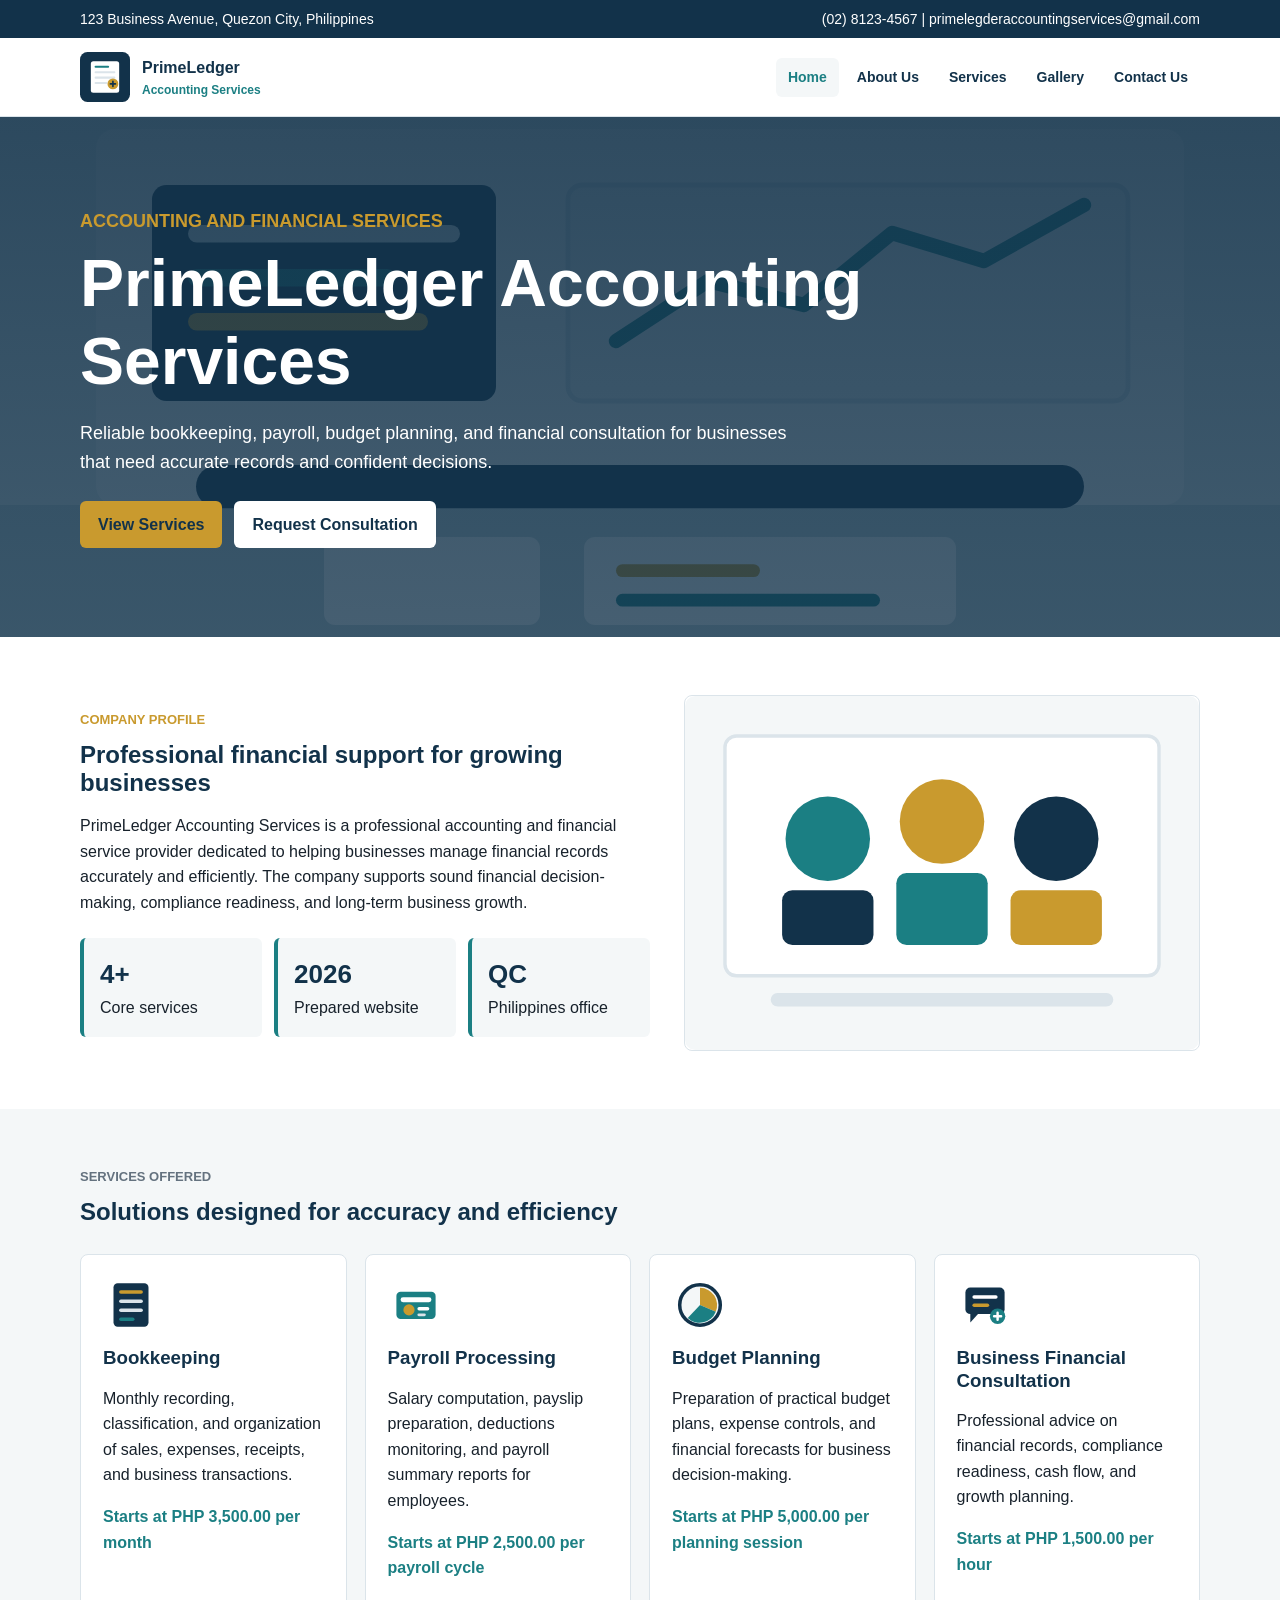
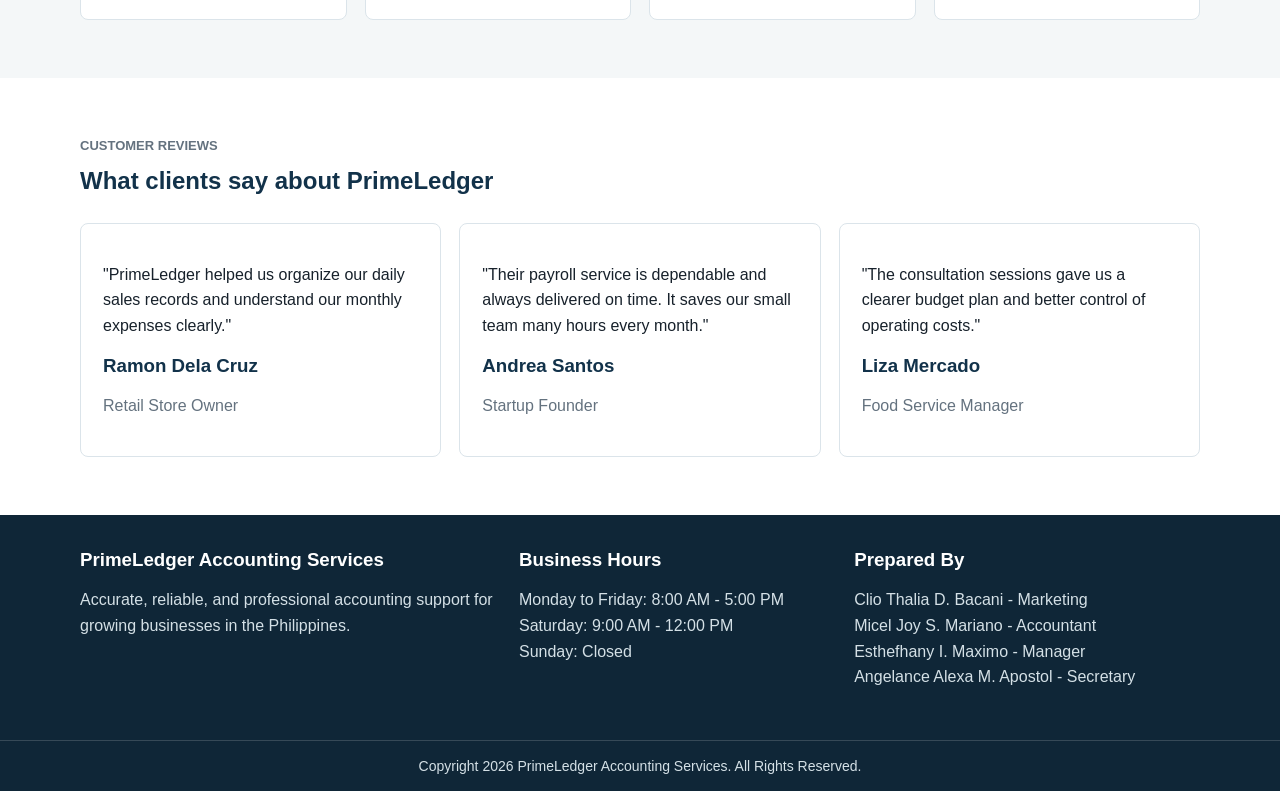
<file: index.html>
<!DOCTYPE html>
<html lang="en">
<head>
    <meta charset="UTF-8">
    <meta name="viewport" content="width=device-width, initial-scale=1.0">
    <title>Home | PrimeLedger Accounting Services</title>
    <link rel="stylesheet" href="assets/style.css">
</head>
<body>
    <div class="topbar">
        <div class="wrap topbar-inner">
            <span>123 Business Avenue, Quezon City, Philippines</span>
            <span>(02) 8123-4567 | primelegderaccountingservices@gmail.com</span>
        </div>
    </div>
    <header class="site-header">
        <div class="wrap nav-inner">
            <a class="brand" href="index.html">
                <img src="assets/images/logo.svg" alt="PrimeLedger Accounting Services logo">
                <strong>PrimeLedger <span>Accounting Services</span></strong>
            </a>
            <nav class="nav-links" aria-label="Main navigation">
                <a class="active" href="index.html">Home</a>
                <a href="about.html">About Us</a>
                <a href="services.html">Services</a>
                <a href="gallery.html">Gallery</a>
                <a href="contact.html">Contact Us</a>
            </nav>
        </div>
    </header>
    <main>
        <section class="hero">
            <div class="wrap hero-content">
                <p class="eyebrow">Accounting and Financial Services</p>
                <h1>PrimeLedger Accounting Services</h1>
                <p>Reliable bookkeeping, payroll, budget planning, and financial consultation for businesses that need accurate records and confident decisions.</p>
                <div class="actions">
                    <a class="button" href="services.html">View Services</a>
                    <a class="button button-light" href="contact.html">Request Consultation</a>
                </div>
            </div>
        </section>

        <section class="wrap section split">
            <div>
                <p class="eyebrow">Company Profile</p>
                <h2>Professional financial support for growing businesses</h2>
                <p>PrimeLedger Accounting Services is a professional accounting and financial service provider dedicated to helping businesses manage financial records accurately and efficiently. The company supports sound financial decision-making, compliance readiness, and long-term business growth.</p>
                <div class="stats">
                    <div><strong>4+</strong><span>Core services</span></div>
                    <div><strong>2026</strong><span>Prepared website</span></div>
                    <div><strong>QC</strong><span>Philippines office</span></div>
                </div>
            </div>
            <img class="rounded-image" src="assets/images/team.svg" alt="PrimeLedger accounting team reviewing client reports">
        </section>

        <section class="band">
            <div class="wrap section">
                <div class="section-title">
                    <p class="eyebrow">Services Offered</p>
                    <h2>Solutions designed for accuracy and efficiency</h2>
                </div>
                <div class="card-grid four">
                    <article class="card">
                        <img class="icon" src="assets/images/bookkeeping.svg" alt="">
                        <h3>Bookkeeping</h3>
                        <p>Monthly recording, classification, and organization of sales, expenses, receipts, and business transactions.</p>
                        <p class="price">Starts at PHP 3,500.00 per month</p>
                    </article>
                    <article class="card">
                        <img class="icon" src="assets/images/payroll.svg" alt="">
                        <h3>Payroll Processing</h3>
                        <p>Salary computation, payslip preparation, deductions monitoring, and payroll summary reports for employees.</p>
                        <p class="price">Starts at PHP 2,500.00 per payroll cycle</p>
                    </article>
                    <article class="card">
                        <img class="icon" src="assets/images/budget.svg" alt="">
                        <h3>Budget Planning</h3>
                        <p>Preparation of practical budget plans, expense controls, and financial forecasts for business decision-making.</p>
                        <p class="price">Starts at PHP 5,000.00 per planning session</p>
                    </article>
                    <article class="card">
                        <img class="icon" src="assets/images/consultation.svg" alt="">
                        <h3>Business Financial Consultation</h3>
                        <p>Professional advice on financial records, compliance readiness, cash flow, and growth planning.</p>
                        <p class="price">Starts at PHP 1,500.00 per hour</p>
                    </article>
                </div>
            </div>
        </section>

        <section class="wrap section">
            <div class="section-title">
                <p class="eyebrow">Customer Reviews</p>
                <h2>What clients say about PrimeLedger</h2>
            </div>
            <div class="card-grid three">
                <article class="card">
                    <p>"PrimeLedger helped us organize our daily sales records and understand our monthly expenses clearly."</p>
                    <h3>Ramon Dela Cruz</h3>
                    <p class="muted">Retail Store Owner</p>
                </article>
                <article class="card">
                    <p>"Their payroll service is dependable and always delivered on time. It saves our small team many hours every month."</p>
                    <h3>Andrea Santos</h3>
                    <p class="muted">Startup Founder</p>
                </article>
                <article class="card">
                    <p>"The consultation sessions gave us a clearer budget plan and better control of operating costs."</p>
                    <h3>Liza Mercado</h3>
                    <p class="muted">Food Service Manager</p>
                </article>
            </div>
        </section>
    </main>
    <footer class="site-footer">
        <div class="wrap footer-grid">
            <section>
                <h3>PrimeLedger Accounting Services</h3>
                <p>Accurate, reliable, and professional accounting support for growing businesses in the Philippines.</p>
            </section>
            <section>
                <h3>Business Hours</h3>
                <p>Monday to Friday: 8:00 AM - 5:00 PM<br>Saturday: 9:00 AM - 12:00 PM<br>Sunday: Closed</p>
            </section>
            <section>
                <h3>Prepared By</h3>
                <p>Clio Thalia D. Bacani - Marketing<br>Micel Joy S. Mariano - Accountant<br>Esthefhany I. Maximo - Manager<br>Angelance Alexa M. Apostol - Secretary</p>
            </section>
        </div>
        <p class="copyright">Copyright 2026 PrimeLedger Accounting Services. All Rights Reserved.</p>
    </footer>
</body>
</html>
</file>
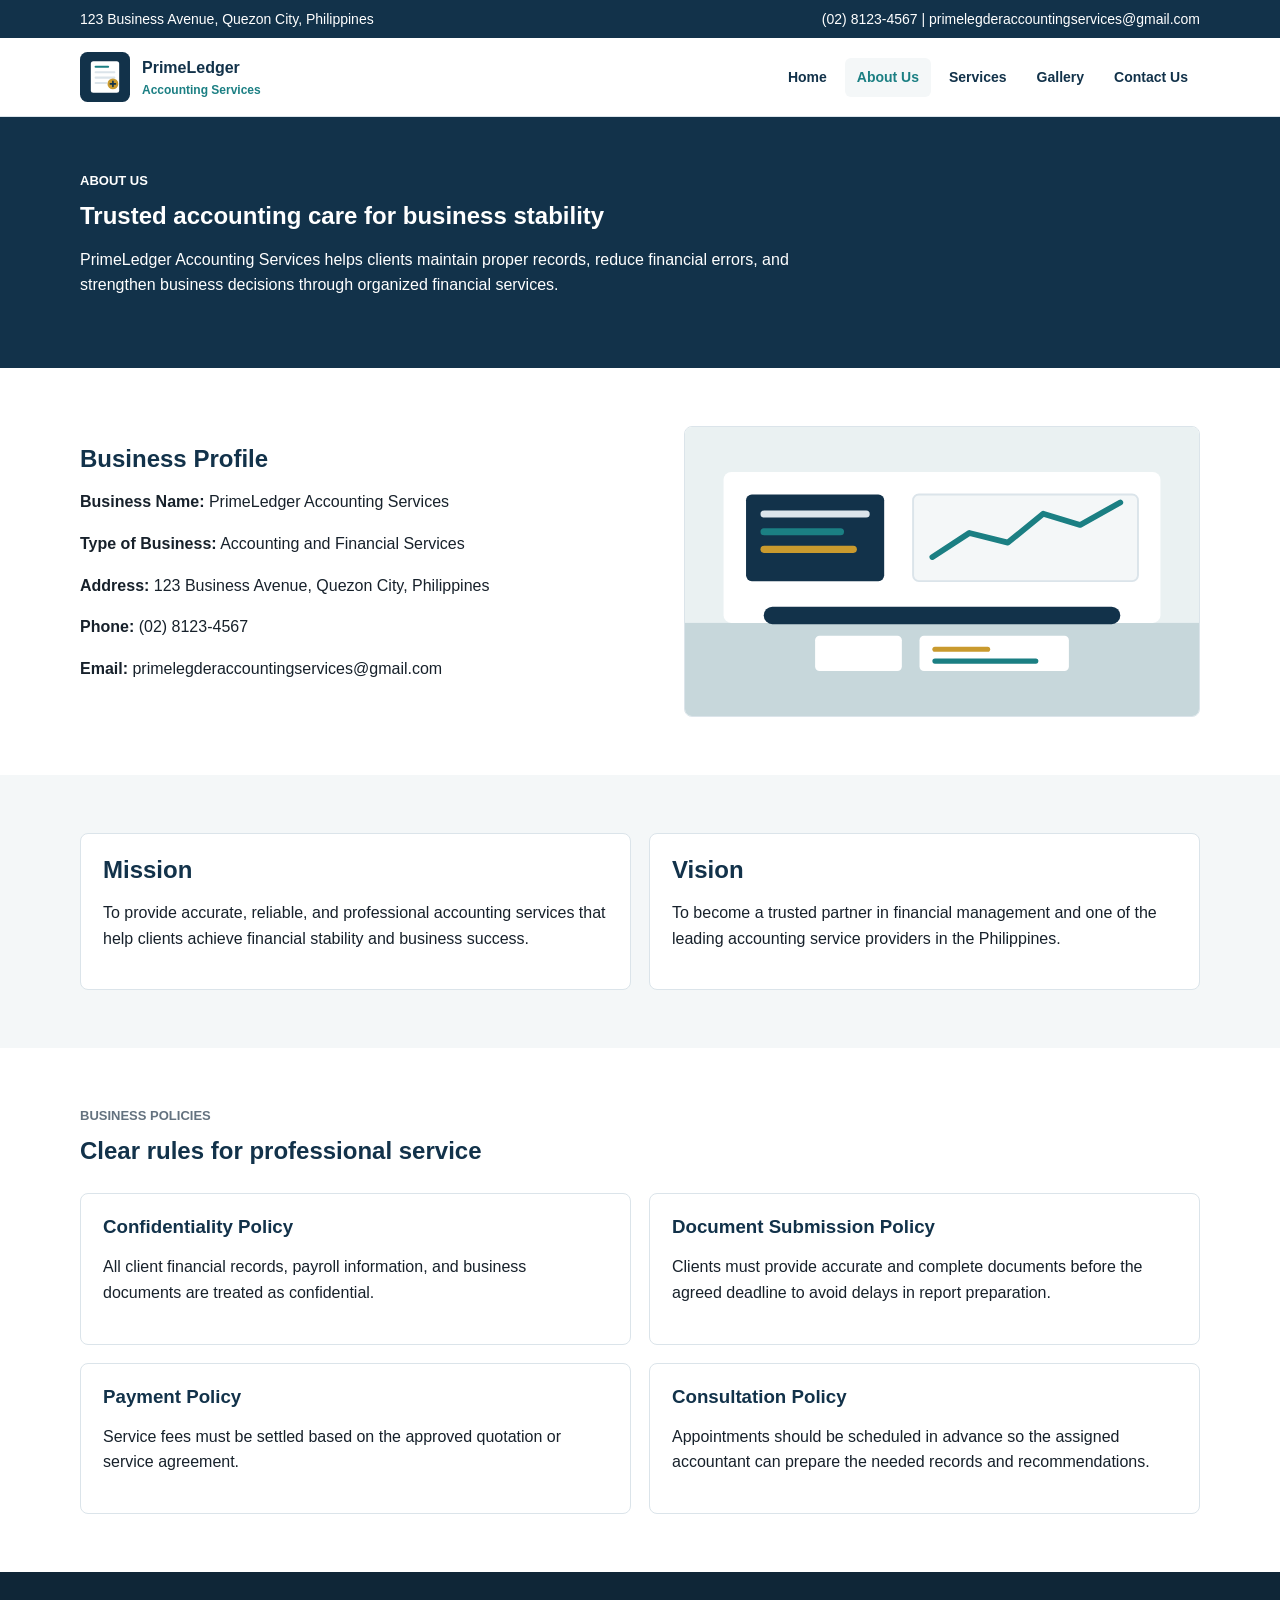
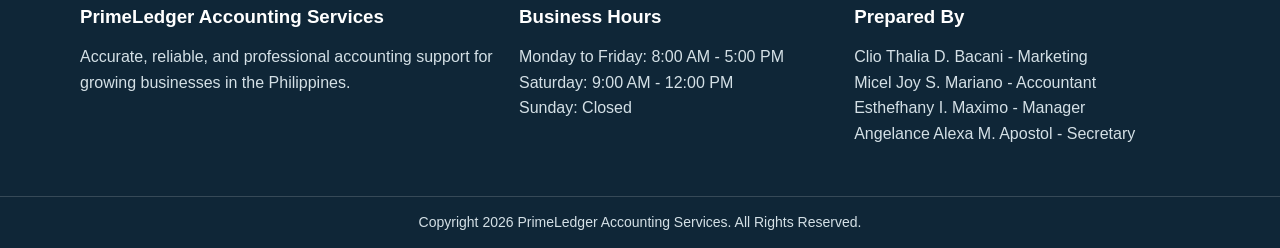
<file: about.html>
<!DOCTYPE html>
<html lang="en">
<head>
    <meta charset="UTF-8">
    <meta name="viewport" content="width=device-width, initial-scale=1.0">
    <title>About Us | PrimeLedger Accounting Services</title>
    <link rel="stylesheet" href="assets/style.css">
</head>
<body>
    <div class="topbar">
        <div class="wrap topbar-inner">
            <span>123 Business Avenue, Quezon City, Philippines</span>
            <span>(02) 8123-4567 | primelegderaccountingservices@gmail.com</span>
        </div>
    </div>
    <header class="site-header">
        <div class="wrap nav-inner">
            <a class="brand" href="index.html">
                <img src="assets/images/logo.svg" alt="PrimeLedger Accounting Services logo">
                <strong>PrimeLedger <span>Accounting Services</span></strong>
            </a>
            <nav class="nav-links" aria-label="Main navigation">
                <a href="index.html">Home</a>
                <a class="active" href="about.html">About Us</a>
                <a href="services.html">Services</a>
                <a href="gallery.html">Gallery</a>
                <a href="contact.html">Contact Us</a>
            </nav>
        </div>
    </header>
    <main>
        <section class="page-hero">
            <div class="wrap">
                <p class="eyebrow">About Us</p>
                <h1>Trusted accounting care for business stability</h1>
                <p>PrimeLedger Accounting Services helps clients maintain proper records, reduce financial errors, and strengthen business decisions through organized financial services.</p>
            </div>
        </section>

        <section class="wrap section split">
            <div>
                <h2>Business Profile</h2>
                <p><strong>Business Name:</strong> PrimeLedger Accounting Services</p>
                <p><strong>Type of Business:</strong> Accounting and Financial Services</p>
                <p><strong>Address:</strong> 123 Business Avenue, Quezon City, Philippines</p>
                <p><strong>Phone:</strong> (02) 8123-4567</p>
                <p><strong>Email:</strong> primelegderaccountingservices@gmail.com</p>
            </div>
            <img class="rounded-image" src="assets/images/office-hero.svg" alt="PrimeLedger office workspace with financial charts">
        </section>

        <section class="band">
            <div class="wrap section card-grid two">
                <article class="card">
                    <h2>Mission</h2>
                    <p>To provide accurate, reliable, and professional accounting services that help clients achieve financial stability and business success.</p>
                </article>
                <article class="card">
                    <h2>Vision</h2>
                    <p>To become a trusted partner in financial management and one of the leading accounting service providers in the Philippines.</p>
                </article>
            </div>
        </section>

        <section class="wrap section">
            <div class="section-title">
                <p class="eyebrow">Business Policies</p>
                <h2>Clear rules for professional service</h2>
            </div>
            <div class="card-grid two">
                <article class="card">
                    <h3>Confidentiality Policy</h3>
                    <p>All client financial records, payroll information, and business documents are treated as confidential.</p>
                </article>
                <article class="card">
                    <h3>Document Submission Policy</h3>
                    <p>Clients must provide accurate and complete documents before the agreed deadline to avoid delays in report preparation.</p>
                </article>
                <article class="card">
                    <h3>Payment Policy</h3>
                    <p>Service fees must be settled based on the approved quotation or service agreement.</p>
                </article>
                <article class="card">
                    <h3>Consultation Policy</h3>
                    <p>Appointments should be scheduled in advance so the assigned accountant can prepare the needed records and recommendations.</p>
                </article>
            </div>
        </section>
    </main>
    <footer class="site-footer">
        <div class="wrap footer-grid">
            <section>
                <h3>PrimeLedger Accounting Services</h3>
                <p>Accurate, reliable, and professional accounting support for growing businesses in the Philippines.</p>
            </section>
            <section>
                <h3>Business Hours</h3>
                <p>Monday to Friday: 8:00 AM - 5:00 PM<br>Saturday: 9:00 AM - 12:00 PM<br>Sunday: Closed</p>
            </section>
            <section>
                <h3>Prepared By</h3>
                <p>Clio Thalia D. Bacani - Marketing<br>Micel Joy S. Mariano - Accountant<br>Esthefhany I. Maximo - Manager<br>Angelance Alexa M. Apostol - Secretary</p>
            </section>
        </div>
        <p class="copyright">Copyright 2026 PrimeLedger Accounting Services. All Rights Reserved.</p>
    </footer>
</body>
</html>
</file>
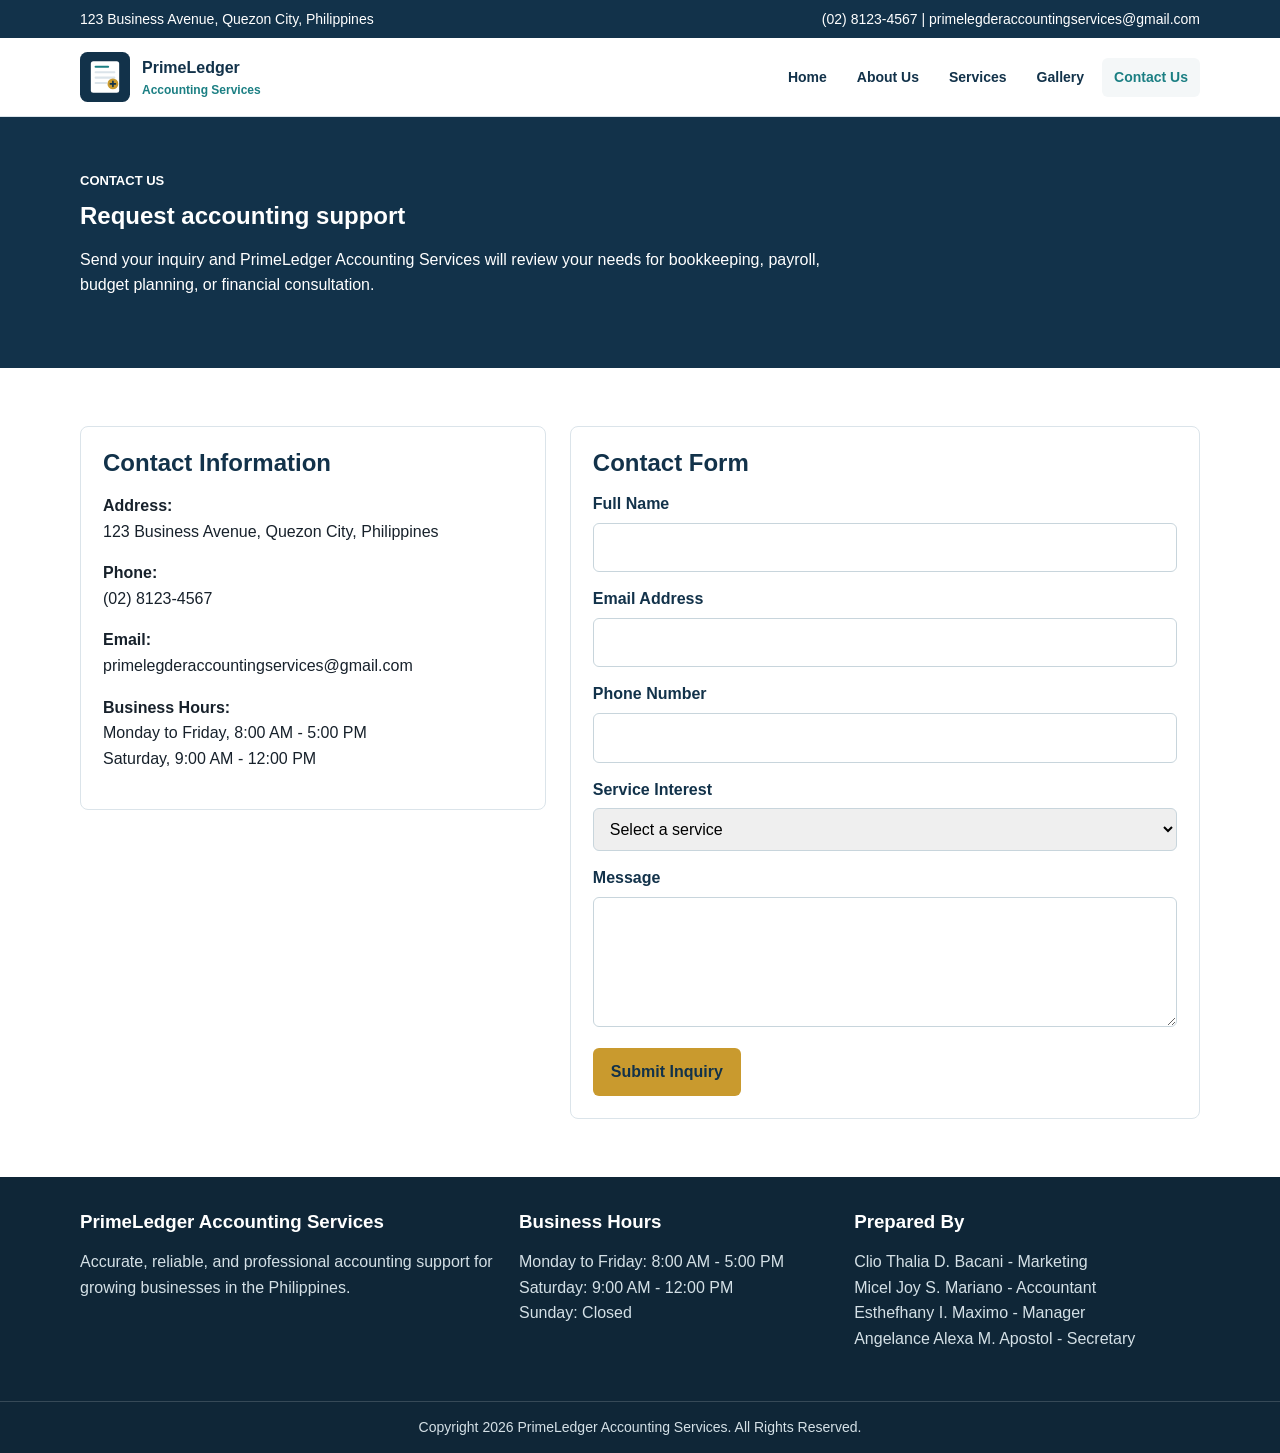
<file: contact.html>
<!DOCTYPE html>
<html lang="en">
<head>
    <meta charset="UTF-8">
    <meta name="viewport" content="width=device-width, initial-scale=1.0">
    <title>Contact Us | PrimeLedger Accounting Services</title>
    <link rel="stylesheet" href="assets/style.css">
</head>
<body>
    <div class="topbar">
        <div class="wrap topbar-inner">
            <span>123 Business Avenue, Quezon City, Philippines</span>
            <span>(02) 8123-4567 | primelegderaccountingservices@gmail.com</span>
        </div>
    </div>
    <header class="site-header">
        <div class="wrap nav-inner">
            <a class="brand" href="index.html">
                <img src="assets/images/logo.svg" alt="PrimeLedger Accounting Services logo">
                <strong>PrimeLedger <span>Accounting Services</span></strong>
            </a>
            <nav class="nav-links" aria-label="Main navigation">
                <a href="index.html">Home</a>
                <a href="about.html">About Us</a>
                <a href="services.html">Services</a>
                <a href="gallery.html">Gallery</a>
                <a class="active" href="contact.html">Contact Us</a>
            </nav>
        </div>
    </header>
    <main>
        <section class="page-hero">
            <div class="wrap">
                <p class="eyebrow">Contact Us</p>
                <h1>Request accounting support</h1>
                <p>Send your inquiry and PrimeLedger Accounting Services will review your needs for bookkeeping, payroll, budget planning, or financial consultation.</p>
            </div>
        </section>

        <section class="wrap section contact-layout">
            <aside class="card">
                <h2>Contact Information</h2>
                <p><strong>Address:</strong><br>123 Business Avenue, Quezon City, Philippines</p>
                <p><strong>Phone:</strong><br>(02) 8123-4567</p>
                <p><strong>Email:</strong><br>primelegderaccountingservices@gmail.com</p>
                <p><strong>Business Hours:</strong><br>Monday to Friday, 8:00 AM - 5:00 PM<br>Saturday, 9:00 AM - 12:00 PM</p>
            </aside>

            <form class="contact-form" action="mailto:primelegderaccountingservices@gmail.com" method="post" enctype="text/plain">
                <h2>Contact Form</h2>

                <label for="full_name">Full Name</label>
                <input id="full_name" name="full_name" type="text" required>

                <label for="email">Email Address</label>
                <input id="email" name="email" type="email" required>

                <label for="phone">Phone Number</label>
                <input id="phone" name="phone" type="text" required>

                <label for="service_interest">Service Interest</label>
                <select id="service_interest" name="service_interest" required>
                    <option value="">Select a service</option>
                    <option value="Bookkeeping">Bookkeeping</option>
                    <option value="Budget Planning">Budget Planning</option>
                    <option value="Business Financial Consultation">Business Financial Consultation</option>
                    <option value="Payroll Processing">Payroll Processing</option>
                    <option value="Tax Assistance">Tax Assistance</option>
                </select>

                <label for="message">Message</label>
                <textarea id="message" name="message" required></textarea>

                <button class="button" type="submit">Submit Inquiry</button>
            </form>
        </section>
    </main>
    <footer class="site-footer">
        <div class="wrap footer-grid">
            <section>
                <h3>PrimeLedger Accounting Services</h3>
                <p>Accurate, reliable, and professional accounting support for growing businesses in the Philippines.</p>
            </section>
            <section>
                <h3>Business Hours</h3>
                <p>Monday to Friday: 8:00 AM - 5:00 PM<br>Saturday: 9:00 AM - 12:00 PM<br>Sunday: Closed</p>
            </section>
            <section>
                <h3>Prepared By</h3>
                <p>Clio Thalia D. Bacani - Marketing<br>Micel Joy S. Mariano - Accountant<br>Esthefhany I. Maximo - Manager<br>Angelance Alexa M. Apostol - Secretary</p>
            </section>
        </div>
        <p class="copyright">Copyright 2026 PrimeLedger Accounting Services. All Rights Reserved.</p>
    </footer>
</body>
</html>
</file>
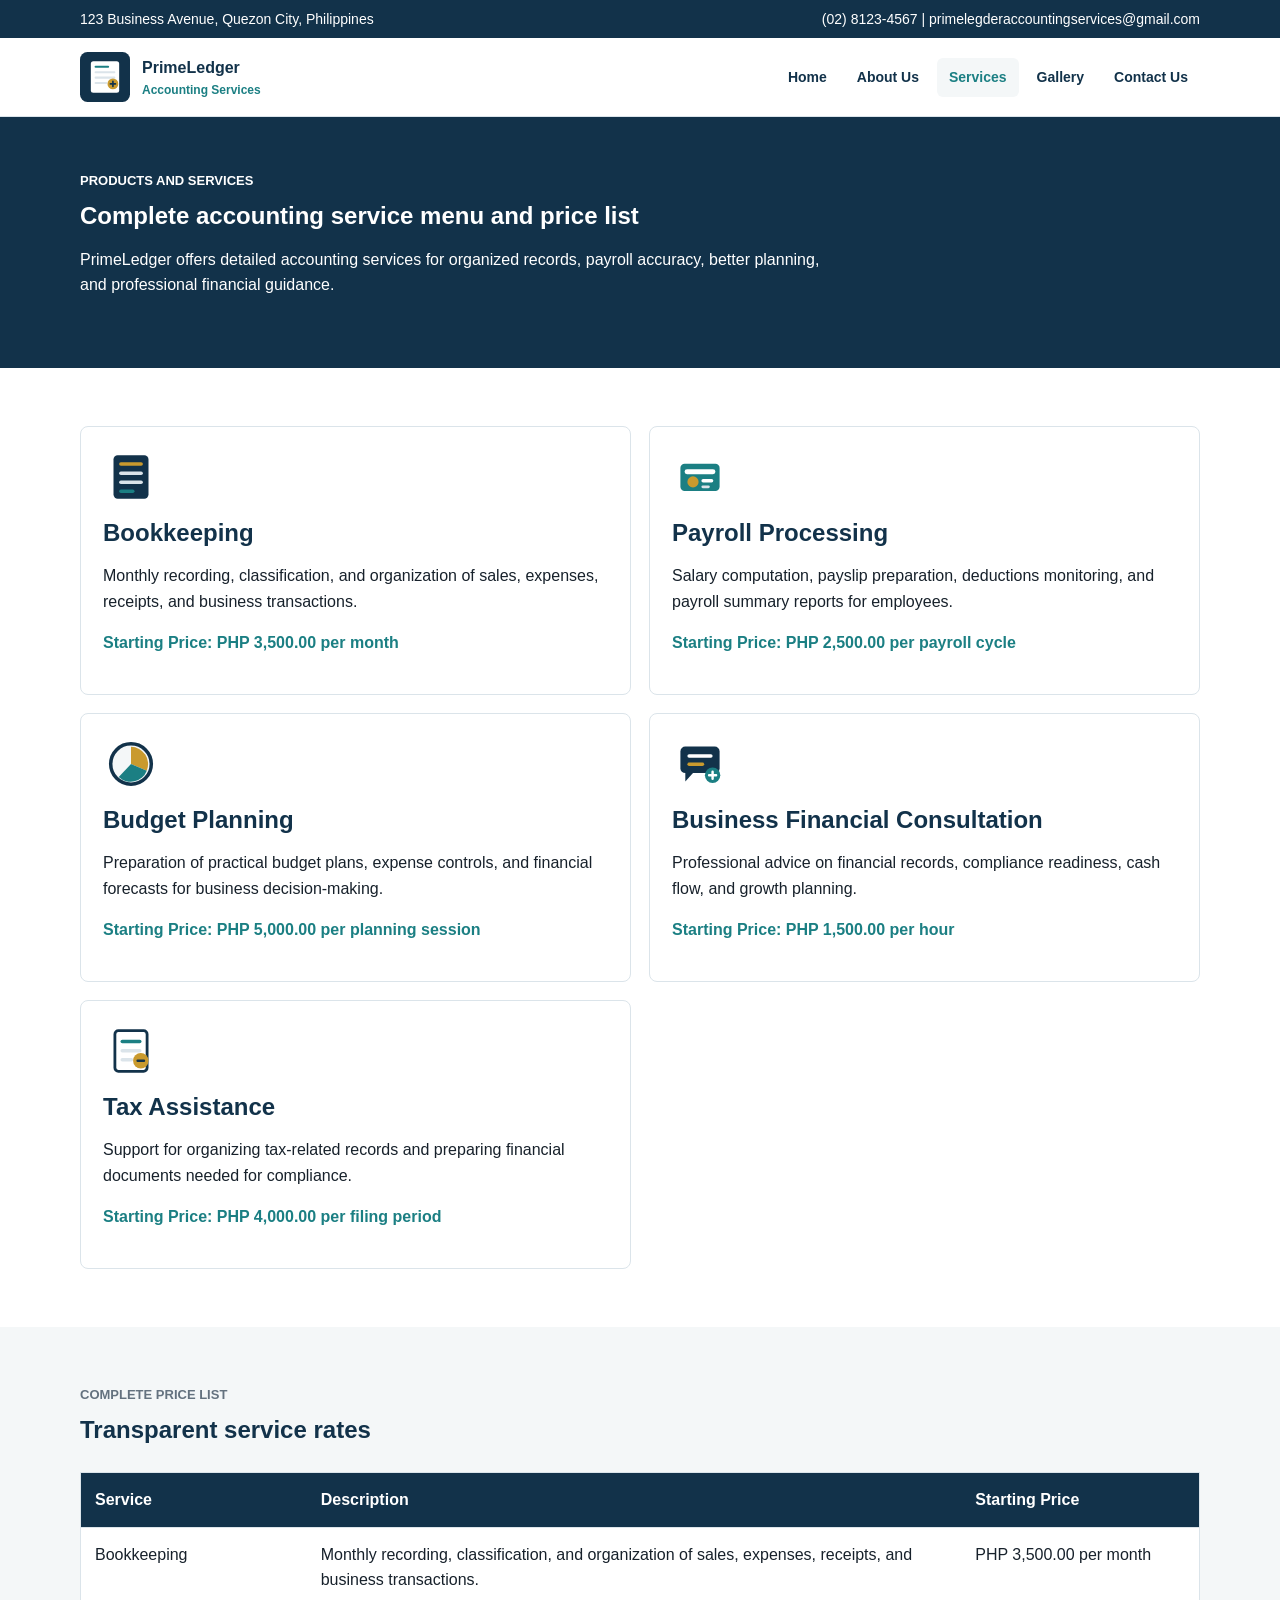
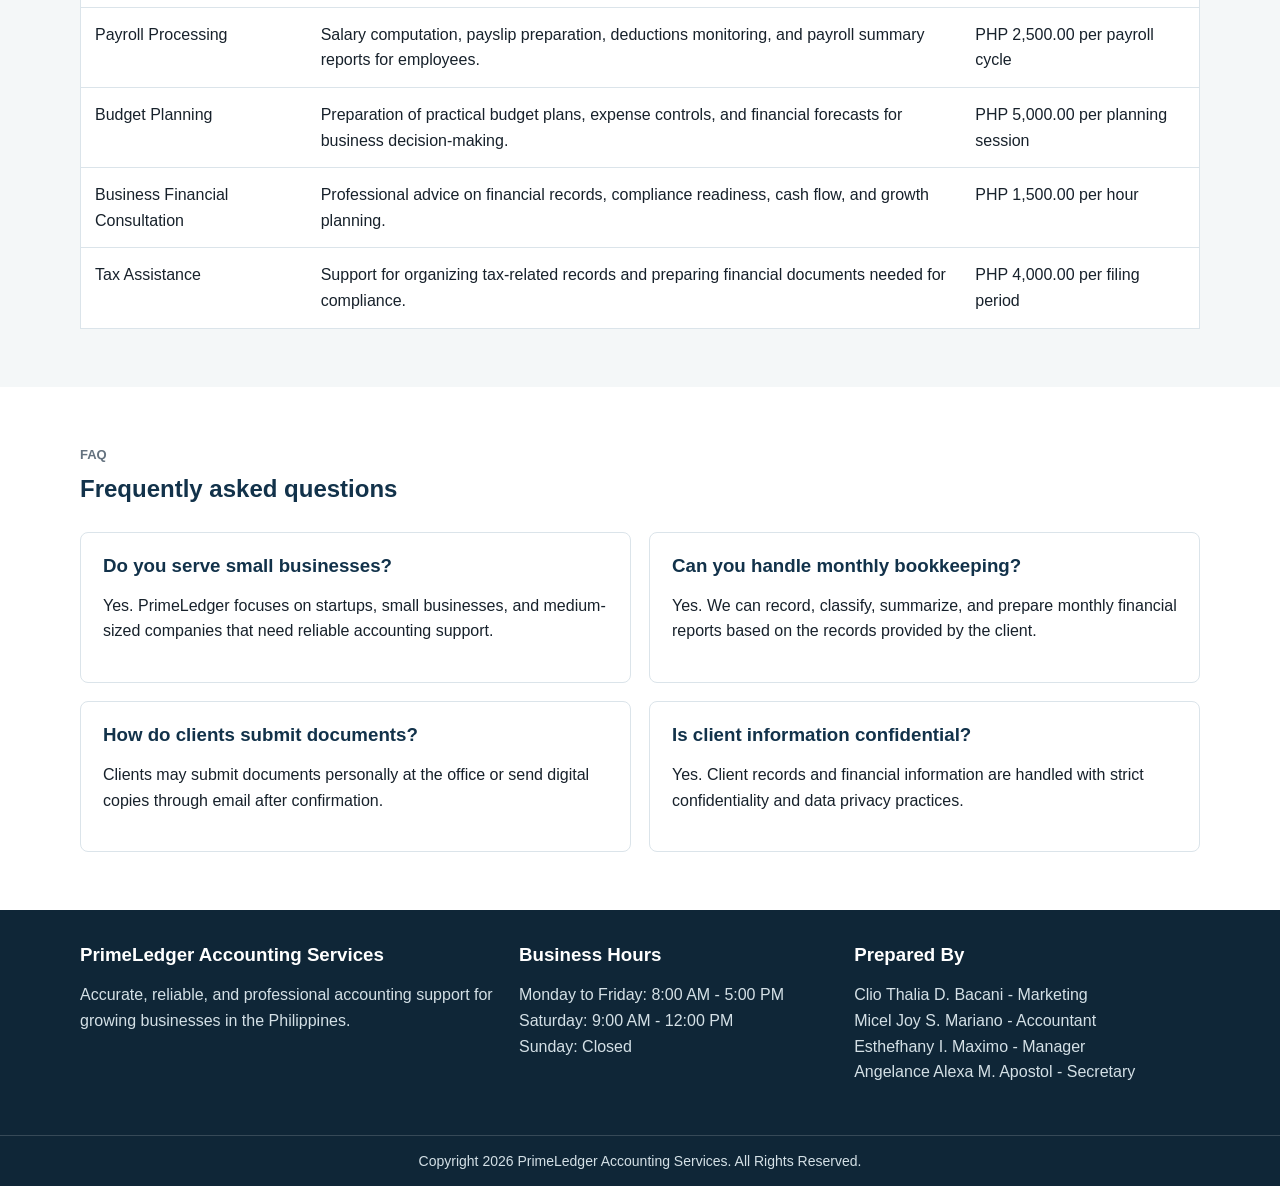
<file: services.html>
<!DOCTYPE html>
<html lang="en">
<head>
    <meta charset="UTF-8">
    <meta name="viewport" content="width=device-width, initial-scale=1.0">
    <title>Services | PrimeLedger Accounting Services</title>
    <link rel="stylesheet" href="assets/style.css">
</head>
<body>
    <div class="topbar">
        <div class="wrap topbar-inner">
            <span>123 Business Avenue, Quezon City, Philippines</span>
            <span>(02) 8123-4567 | primelegderaccountingservices@gmail.com</span>
        </div>
    </div>
    <header class="site-header">
        <div class="wrap nav-inner">
            <a class="brand" href="index.html">
                <img src="assets/images/logo.svg" alt="PrimeLedger Accounting Services logo">
                <strong>PrimeLedger <span>Accounting Services</span></strong>
            </a>
            <nav class="nav-links" aria-label="Main navigation">
                <a href="index.html">Home</a>
                <a href="about.html">About Us</a>
                <a class="active" href="services.html">Services</a>
                <a href="gallery.html">Gallery</a>
                <a href="contact.html">Contact Us</a>
            </nav>
        </div>
    </header>
    <main>
        <section class="page-hero">
            <div class="wrap">
                <p class="eyebrow">Products and Services</p>
                <h1>Complete accounting service menu and price list</h1>
                <p>PrimeLedger offers detailed accounting services for organized records, payroll accuracy, better planning, and professional financial guidance.</p>
            </div>
        </section>

        <section class="wrap section">
            <div class="card-grid two">
                <article class="card service-card">
                    <img class="icon" src="assets/images/bookkeeping.svg" alt="">
                    <h2>Bookkeeping</h2>
                    <p>Monthly recording, classification, and organization of sales, expenses, receipts, and business transactions.</p>
                    <p class="price">Starting Price: PHP 3,500.00 per month</p>
                </article>
                <article class="card service-card">
                    <img class="icon" src="assets/images/payroll.svg" alt="">
                    <h2>Payroll Processing</h2>
                    <p>Salary computation, payslip preparation, deductions monitoring, and payroll summary reports for employees.</p>
                    <p class="price">Starting Price: PHP 2,500.00 per payroll cycle</p>
                </article>
                <article class="card service-card">
                    <img class="icon" src="assets/images/budget.svg" alt="">
                    <h2>Budget Planning</h2>
                    <p>Preparation of practical budget plans, expense controls, and financial forecasts for business decision-making.</p>
                    <p class="price">Starting Price: PHP 5,000.00 per planning session</p>
                </article>
                <article class="card service-card">
                    <img class="icon" src="assets/images/consultation.svg" alt="">
                    <h2>Business Financial Consultation</h2>
                    <p>Professional advice on financial records, compliance readiness, cash flow, and growth planning.</p>
                    <p class="price">Starting Price: PHP 1,500.00 per hour</p>
                </article>
                <article class="card service-card">
                    <img class="icon" src="assets/images/tax.svg" alt="">
                    <h2>Tax Assistance</h2>
                    <p>Support for organizing tax-related records and preparing financial documents needed for compliance.</p>
                    <p class="price">Starting Price: PHP 4,000.00 per filing period</p>
                </article>
            </div>
        </section>

        <section class="band">
            <div class="wrap section">
                <div class="section-title">
                    <p class="eyebrow">Complete Price List</p>
                    <h2>Transparent service rates</h2>
                </div>
                <table class="price-table">
                    <thead>
                        <tr>
                            <th>Service</th>
                            <th>Description</th>
                            <th>Starting Price</th>
                        </tr>
                    </thead>
                    <tbody>
                        <tr>
                            <td>Bookkeeping</td>
                            <td>Monthly recording, classification, and organization of sales, expenses, receipts, and business transactions.</td>
                            <td>PHP 3,500.00 per month</td>
                        </tr>
                        <tr>
                            <td>Payroll Processing</td>
                            <td>Salary computation, payslip preparation, deductions monitoring, and payroll summary reports for employees.</td>
                            <td>PHP 2,500.00 per payroll cycle</td>
                        </tr>
                        <tr>
                            <td>Budget Planning</td>
                            <td>Preparation of practical budget plans, expense controls, and financial forecasts for business decision-making.</td>
                            <td>PHP 5,000.00 per planning session</td>
                        </tr>
                        <tr>
                            <td>Business Financial Consultation</td>
                            <td>Professional advice on financial records, compliance readiness, cash flow, and growth planning.</td>
                            <td>PHP 1,500.00 per hour</td>
                        </tr>
                        <tr>
                            <td>Tax Assistance</td>
                            <td>Support for organizing tax-related records and preparing financial documents needed for compliance.</td>
                            <td>PHP 4,000.00 per filing period</td>
                        </tr>
                    </tbody>
                </table>
            </div>
        </section>

        <section class="wrap section">
            <div class="section-title">
                <p class="eyebrow">FAQ</p>
                <h2>Frequently asked questions</h2>
            </div>
            <div class="card-grid two">
                <article class="card">
                    <h3>Do you serve small businesses?</h3>
                    <p>Yes. PrimeLedger focuses on startups, small businesses, and medium-sized companies that need reliable accounting support.</p>
                </article>
                <article class="card">
                    <h3>Can you handle monthly bookkeeping?</h3>
                    <p>Yes. We can record, classify, summarize, and prepare monthly financial reports based on the records provided by the client.</p>
                </article>
                <article class="card">
                    <h3>How do clients submit documents?</h3>
                    <p>Clients may submit documents personally at the office or send digital copies through email after confirmation.</p>
                </article>
                <article class="card">
                    <h3>Is client information confidential?</h3>
                    <p>Yes. Client records and financial information are handled with strict confidentiality and data privacy practices.</p>
                </article>
            </div>
        </section>
    </main>
    <footer class="site-footer">
        <div class="wrap footer-grid">
            <section>
                <h3>PrimeLedger Accounting Services</h3>
                <p>Accurate, reliable, and professional accounting support for growing businesses in the Philippines.</p>
            </section>
            <section>
                <h3>Business Hours</h3>
                <p>Monday to Friday: 8:00 AM - 5:00 PM<br>Saturday: 9:00 AM - 12:00 PM<br>Sunday: Closed</p>
            </section>
            <section>
                <h3>Prepared By</h3>
                <p>Clio Thalia D. Bacani - Marketing<br>Micel Joy S. Mariano - Accountant<br>Esthefhany I. Maximo - Manager<br>Angelance Alexa M. Apostol - Secretary</p>
            </section>
        </div>
        <p class="copyright">Copyright 2026 PrimeLedger Accounting Services. All Rights Reserved.</p>
    </footer>
</body>
</html>
</file>
<file: assets/style.css>
:root {
    --navy: #12324a;
    --teal: #1b7f83;
    --gold: #c99a2e;
    --ink: #17212b;
    --muted: #64727f;
    --line: #dbe4ea;
    --soft: #f4f7f8;
    --white: #ffffff;
}

* {
    box-sizing: border-box;
}

body {
    margin: 0;
    font-family: Arial, Helvetica, sans-serif;
    color: var(--ink);
    background: var(--white);
    line-height: 1.6;
}

img {
    display: block;
    max-width: 100%;
}

.wrap {
    width: min(1120px, calc(100% - 32px));
    margin: 0 auto;
}

.topbar {
    background: var(--navy);
    color: var(--white);
    font-size: 14px;
}

.topbar-inner,
.nav-inner {
    display: flex;
    justify-content: space-between;
    gap: 16px;
    align-items: center;
    flex-wrap: wrap;
}

.topbar-inner {
    padding: 8px 0;
}

.site-header {
    background: var(--white);
    border-bottom: 1px solid var(--line);
    position: sticky;
    top: 0;
    z-index: 5;
}

.nav-inner {
    padding: 14px 0;
}

.brand {
    display: flex;
    align-items: center;
    gap: 12px;
    color: var(--navy);
    text-decoration: none;
}

.brand img {
    width: 50px;
    height: 50px;
}

.brand span {
    display: block;
    color: var(--teal);
    font-size: 12px;
}

.nav-links {
    display: flex;
    gap: 6px;
    flex-wrap: wrap;
}

.nav-links a {
    color: var(--navy);
    text-decoration: none;
    padding: 8px 12px;
    border-radius: 6px;
    font-weight: 700;
    font-size: 14px;
}

.nav-links a:hover,
.nav-links a.active {
    background: var(--soft);
    color: var(--teal);
}

.hero {
    min-height: 520px;
    display: flex;
    align-items: center;
    background: linear-gradient(rgba(18, 50, 74, 0.88), rgba(18, 50, 74, 0.78)), url("images/office-hero.svg");
    background-size: cover;
    background-position: center;
    color: var(--white);
}

.hero-content {
    padding: 70px 0;
}

.eyebrow {
    margin: 0 0 10px;
    color: var(--gold);
    font-size: 13px;
    font-weight: 800;
    text-transform: uppercase;
}

h1,
h2,
h3 {
    color: var(--navy);
    line-height: 1.18;
    margin: 0 0 14px;
}

.hero h1 {
    color: var(--white);
    font-size: clamp(36px, 6vw, 66px);
    max-width: 860px;
}

.hero p {
    max-width: 720px;
    font-size: 18px;
}

.page-hero {
    background: var(--navy);
    color: var(--white);
    padding: 54px 0;
}

.page-hero h1,
.page-hero p {
    color: var(--white);
}

.page-hero p {
    max-width: 760px;
}

.actions {
    display: flex;
    gap: 12px;
    flex-wrap: wrap;
    margin-top: 24px;
}

.button {
    display: inline-block;
    border: 0;
    border-radius: 6px;
    background: var(--gold);
    color: var(--navy);
    padding: 11px 18px;
    font: inherit;
    font-weight: 800;
    text-decoration: none;
    cursor: pointer;
}

.button-light {
    background: var(--white);
}

.section {
    padding: 58px 0;
}

.band {
    background: var(--soft);
}

.split {
    display: grid;
    grid-template-columns: 1.05fr 0.95fr;
    gap: 34px;
    align-items: center;
}

.rounded-image,
.gallery-card,
.card,
.contact-form {
    border: 1px solid var(--line);
    border-radius: 8px;
    background: var(--white);
}

.rounded-image {
    overflow: hidden;
}

.section-title {
    max-width: 760px;
    margin-bottom: 28px;
}

.section-title p,
.muted {
    color: var(--muted);
}

.card-grid {
    display: grid;
    gap: 18px;
}

.card-grid.two {
    grid-template-columns: repeat(2, 1fr);
}

.card-grid.three {
    grid-template-columns: repeat(3, 1fr);
}

.card-grid.four {
    grid-template-columns: repeat(4, 1fr);
}

.card,
.contact-form {
    padding: 22px;
}

.icon {
    width: 56px;
    height: 56px;
    margin-bottom: 14px;
}

.price {
    color: var(--teal);
    font-weight: 800;
}

.stats {
    display: grid;
    grid-template-columns: repeat(3, 1fr);
    gap: 12px;
    margin-top: 22px;
}

.stats div {
    border-left: 4px solid var(--teal);
    background: var(--soft);
    border-radius: 6px;
    padding: 16px;
}

.stats strong {
    display: block;
    color: var(--navy);
    font-size: 26px;
}

.price-table {
    width: 100%;
    border-collapse: collapse;
    background: var(--white);
    border: 1px solid var(--line);
}

.price-table th,
.price-table td {
    padding: 14px;
    border-bottom: 1px solid var(--line);
    text-align: left;
    vertical-align: top;
}

.price-table th {
    background: var(--navy);
    color: var(--white);
}

.gallery-grid {
    display: grid;
    grid-template-columns: repeat(3, 1fr);
    gap: 18px;
}

.gallery-card {
    margin: 0;
    overflow: hidden;
}

.gallery-card figcaption {
    padding: 16px;
}

.gallery-card strong,
.gallery-card span {
    display: block;
}

.gallery-card span {
    color: var(--muted);
}

.contact-layout {
    display: grid;
    grid-template-columns: 0.85fr 1.15fr;
    gap: 24px;
    align-items: start;
}

label {
    display: block;
    color: var(--navy);
    font-weight: 700;
    margin-bottom: 6px;
}

input,
select,
textarea {
    width: 100%;
    margin-bottom: 14px;
    padding: 11px 12px;
    border: 1px solid #c8d5dc;
    border-radius: 6px;
    font: inherit;
}

textarea {
    min-height: 130px;
    resize: vertical;
}

.notice {
    border-radius: 6px;
    padding: 12px 14px;
    font-weight: 700;
}

.notice.success {
    background: #e7f6ef;
    color: #17633e;
}

.notice.error {
    background: #fdeceb;
    color: #8e2b25;
}

.site-footer {
    background: #0f2637;
    color: var(--white);
}

.footer-grid {
    display: grid;
    grid-template-columns: 1.2fr 0.9fr 1fr;
    gap: 24px;
    padding: 34px 0;
}

.site-footer h3 {
    color: var(--white);
}

.site-footer p {
    color: #d4e0e6;
}

.copyright {
    border-top: 1px solid rgba(255, 255, 255, 0.16);
    margin: 0;
    padding: 14px;
    text-align: center;
    color: #d4e0e6;
    font-size: 14px;
}

@media (max-width: 920px) {
    .split,
    .contact-layout,
    .footer-grid,
    .card-grid.two,
    .card-grid.three,
    .card-grid.four,
    .gallery-grid,
    .stats {
        grid-template-columns: 1fr;
    }

    .hero {
        min-height: auto;
    }
}
</file>
